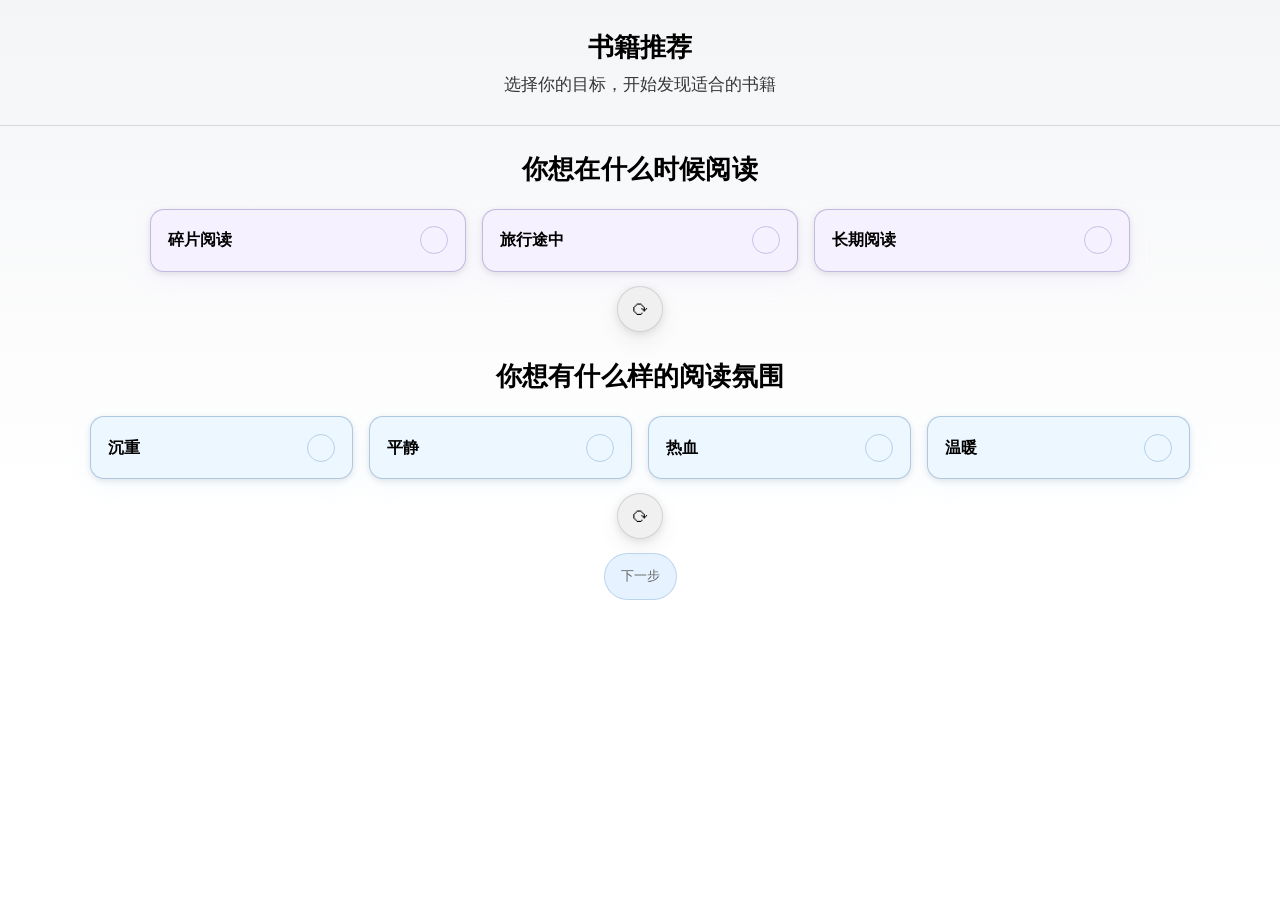
<file: index.html>
<!DOCTYPE html>
<html lang="zh-CN">
  <head>
    <meta charset="UTF-8" />
    <meta name="viewport" content="width=device-width, initial-scale=1.0" />
    <title>书籍推荐系统</title>
    <link rel="stylesheet" href="styles/main.css" />
    <script>
      window.BOOKRECOMMEND_API_BASE = "/api";
    </script>
  </head>
  <body>
    <div id="app">
      <header class="app-header">
        <div id="topbar"></div>
      </header>
      <main id="main" class="app-main"></main>
    </div>
    <script type="module" src="scripts/main.js"></script>
  </body>
</html>
</file>
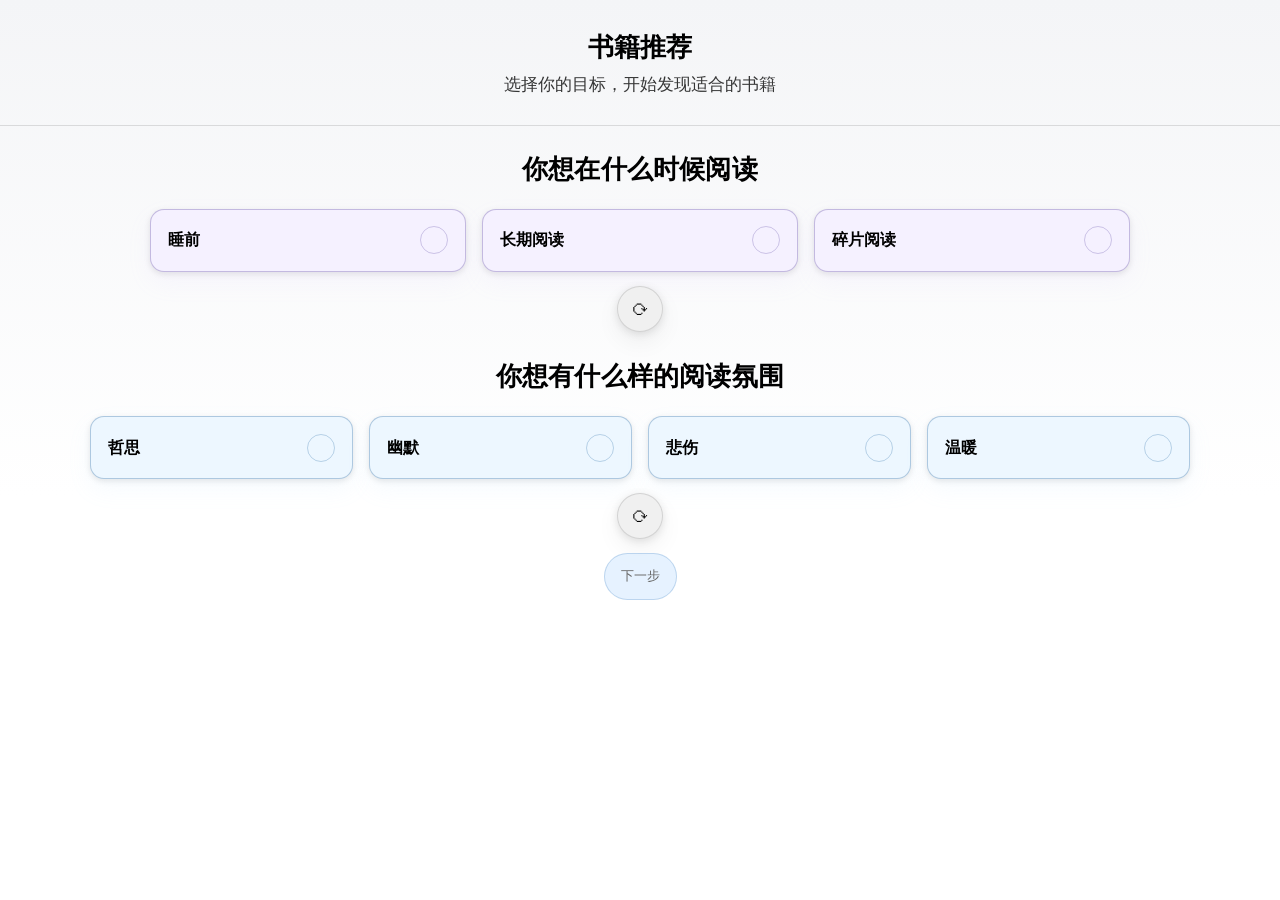
<file: pages/goal-selection.html>
<!DOCTYPE html>
<html lang="zh-CN">
  <head>
    <meta charset="UTF-8" />
    <meta name="viewport" content="width=device-width, initial-scale=1.0" />
    <title>目标选择 — 书籍推荐系统</title>
    <link rel="stylesheet" href="../styles/main.css" />
    <meta http-equiv="refresh" content="0; url=../index.html#mood-scene" />
  </head>
  <body>
    <script>
      location.replace("../index.html#mood-scene");
    </script>
    <noscript>
      <p>正在跳转到首页目标选择。若未自动跳转，请点击 <a href="../index.html#mood-scene">这里</a>。</p>
    </noscript>
  </body>
</html>
</file>
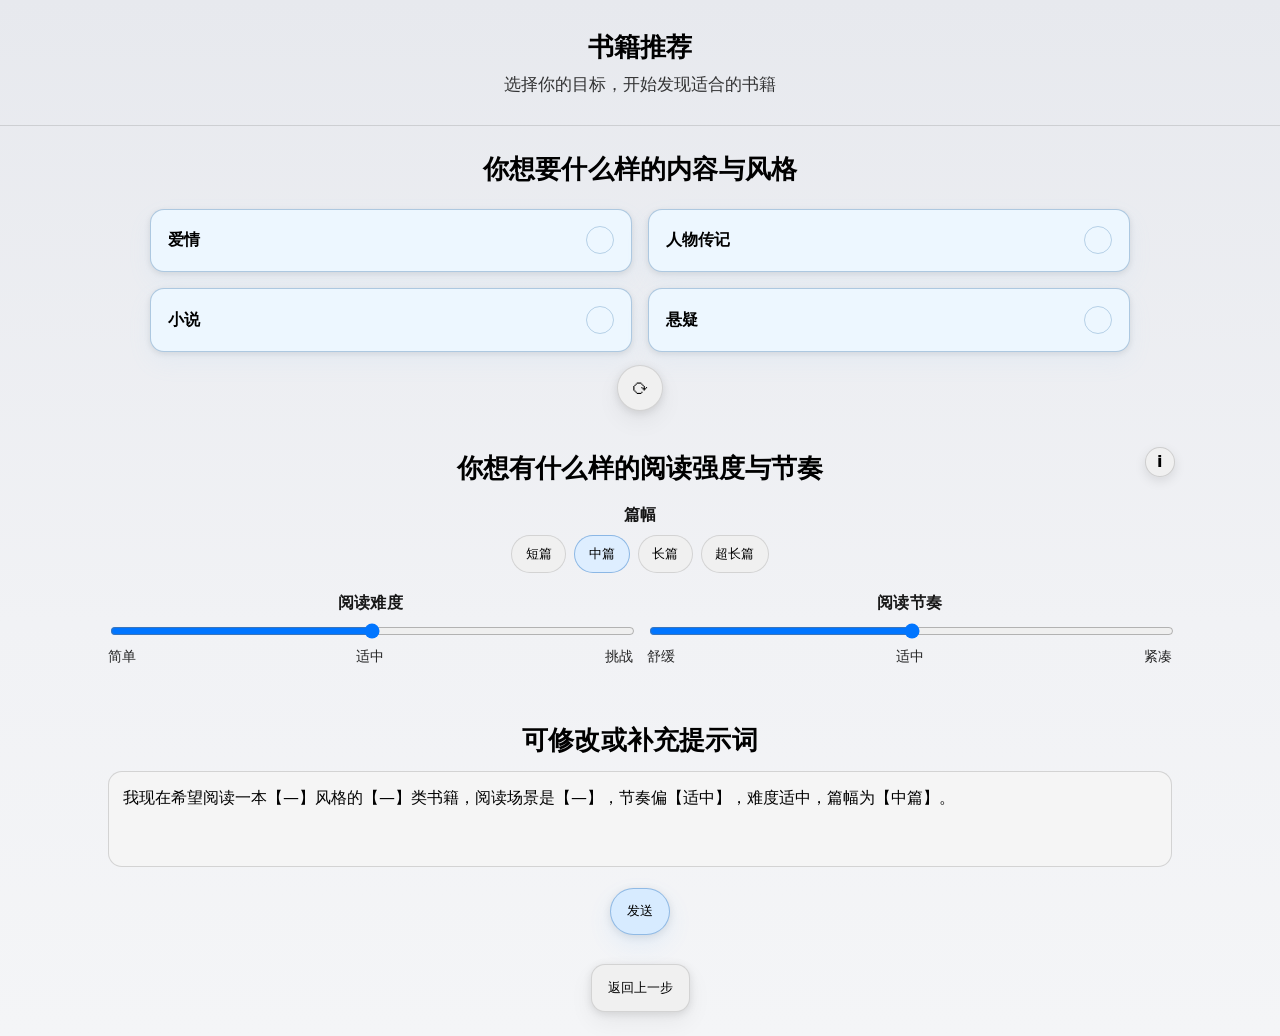
<file: pages/scene-selection.html>
<!DOCTYPE html>
<html lang="zh-CN">
  <head>
    <meta charset="UTF-8" />
    <meta name="viewport" content="width=device-width, initial-scale=1.0" />
    <title>场景选择 — 书籍推荐系统</title>
    <link rel="stylesheet" href="../styles/main.css" />
    <meta http-equiv="refresh" content="0; url=../index.html#style-more" />
  </head>
  <body>
    <script>
      location.replace("../index.html#style-more");
    </script>
    <noscript>
      <p>正在跳转到首页场景选择。若未自动跳转，请点击 <a href="../index.html#style-more">这里</a>。</p>
    </noscript>
  </body>
</html>
</file>
<file: styles/main.css>
/* 全局样式入口 —— 可按需拆分至 tokens.css、layout.css 等 */

@import "./components/book-card.css";
@import "./components/button-component.css";
@import "./components/scene-button-component.css";
@import "./components/scene-selected-goal.css";
@import "./components/nav-bar.css";
@import "./components/prompt-preview.css";
@import "./components/confirm-send-button.css";
@import "./components/recommend-results.css";

*,
*::before,
*::after {
  box-sizing: border-box;
}

:root {
  color-scheme: light dark;
  --font-sans: system-ui, -apple-system, "Segoe UI", Roboto, "Helvetica Neue", Arial, sans-serif;
}

html {
  font-family: var(--font-sans);
  line-height: 1.5;
}

body {
  margin: 0;
  min-height: 100vh;
  background: linear-gradient(180deg, #f4f5f7 0%, #ffffff 55%, #ffffff 100%);
}

body.page-style-more {
  background: linear-gradient(180deg, #e7e9ee 0%, #f1f2f5 60%, #f4f5f7 100%);
}

@media (prefers-color-scheme: dark) {
  body {
    background: linear-gradient(180deg, #0f1115 0%, #12151b 55%, #12151b 100%);
  }

  body.page-style-more {
    background: linear-gradient(180deg, #0d0f14 0%, #10131a 60%, #12151b 100%);
  }
}

.app-header {
  padding: 1rem 1.5rem;
  border-bottom: 1px solid color-mix(in srgb, CanvasText 12%, transparent);
}

.app-nav {
  display: flex;
  gap: 1rem;
  margin-top: 0.5rem;
}

.app-nav a {
  color: inherit;
}

.app-main {
  padding: 1.5rem;
}

.flow-step__title {
  margin: 0;
  display: grid;
  justify-items: center;
  text-align: center;
  font-size: clamp(1.25rem, 2.2vw, 1.6rem);
  font-weight: 720;
  letter-spacing: 0.2px;
}

.flow-step--goal .flow-step__title {
  margin-bottom: clamp(0.9rem, 2vw, 1.25rem);
}

.flow-step--scene .flow-step__title {
  margin-bottom: clamp(0.9rem, 2vw, 1.25rem);
}

.flow-step--scene .goal-button-grid + .flow-step__title {
  margin-top: clamp(0.9rem, 2vw, 1.25rem);
}

.fade-enter {
  opacity: 0;
}

.fade-enter.fade-enter--active {
  opacity: 1;
  transition: opacity 720ms cubic-bezier(0.22, 1, 0.36, 1);
}

.fade-exit {
  opacity: 1;
}

.fade-exit.fade-exit--active {
  opacity: 0;
  transition: opacity 260ms ease;
}

@media (max-width: 560px) {
  .app-header {
    padding: 0.9rem 1rem;
  }
  .app-main {
    padding: 1rem;
  }
}

.flow-back {
  appearance: none;
  border: 1px solid color-mix(in srgb, CanvasText 12%, transparent);
  border-radius: 14px;
  padding: 0.85rem 1rem;
  background: color-mix(in srgb, CanvasText 6%, Canvas 94%);
  color: CanvasText;
  box-shadow:
    0 10px 24px color-mix(in srgb, CanvasText 6%, transparent),
    0 2px 8px color-mix(in srgb, CanvasText 10%, transparent);
  cursor: pointer;
  transition:
    transform 120ms ease,
    background 180ms ease,
    border-color 180ms ease,
    box-shadow 180ms ease,
    filter 180ms ease;
}

.flow-back:hover {
  background: color-mix(in srgb, CanvasText 8%, Canvas 92%);
  border-color: color-mix(in srgb, CanvasText 18%, transparent);
  transform: translateY(-1px);
  box-shadow:
    0 14px 30px color-mix(in srgb, CanvasText 8%, transparent),
    0 6px 14px color-mix(in srgb, CanvasText 12%, transparent);
}

.flow-back:active {
  transform: translateY(0) scale(0.985);
  filter: saturate(1.03);
}

.flow-refresh {
  width: 46px;
  height: 46px;
  padding: 0;
  border-radius: 999px;
  display: inline-grid;
  place-items: center;
  line-height: 1;
  font-size: 1.15rem;
}

.flow-refresh:active {
  transform: scale(0.96);
}

.flow-back--bottom {
  margin-top: 0.75rem;
  display: block;
  margin-inline: auto;
}

.ui-modal__overlay {
  position: fixed;
  inset: 0;
  z-index: 1000;
  display: grid;
  place-items: center;
  padding: 1.25rem;
  background: color-mix(in srgb, CanvasText 18%, transparent);
  backdrop-filter: blur(6px);
}

.ui-modal {
  width: min(520px, 94vw);
  border-radius: 16px;
  border: 1px solid color-mix(in srgb, CanvasText 12%, transparent);
  background: color-mix(in srgb, Canvas 94%, CanvasText 6%);
  box-shadow: 0 18px 40px color-mix(in srgb, CanvasText 20%, transparent);
  padding: 1rem 1rem 0.9rem 1rem;
}

.ui-modal__title {
  font-size: 1.05rem;
  font-weight: 760;
  text-align: center;
  letter-spacing: 0.2px;
}

.ui-modal__desc {
  margin-top: 0.65rem;
  padding: 0.75rem 0.85rem;
  border-radius: 14px;
  border: 1px solid color-mix(in srgb, var(--accent) 34%, CanvasText 10%);
  background: color-mix(in srgb, var(--accent) 10%, Canvas 90%);
  text-align: left;
  white-space: pre-line;
  word-break: break-word;
}

.ui-modal__actions {
  margin-top: 0.9rem;
  display: flex;
  justify-content: center;
  gap: 0.75rem;
}

.ui-modal__ok {
  border-color: color-mix(in srgb, var(--accent) 46%, CanvasText 10%);
  background: color-mix(in srgb, var(--accent) 16%, Canvas 84%);
}

.scene-placeholder {
  margin-top: 1rem;
  padding: 1rem;
  border-radius: 14px;
  border: 1px dashed color-mix(in srgb, CanvasText 16%, transparent);
  opacity: 0.9;
}

@media (prefers-reduced-motion: reduce) {
  .fade-enter,
  .fade-exit {
    transition: none !important;
  }
}
</file>
